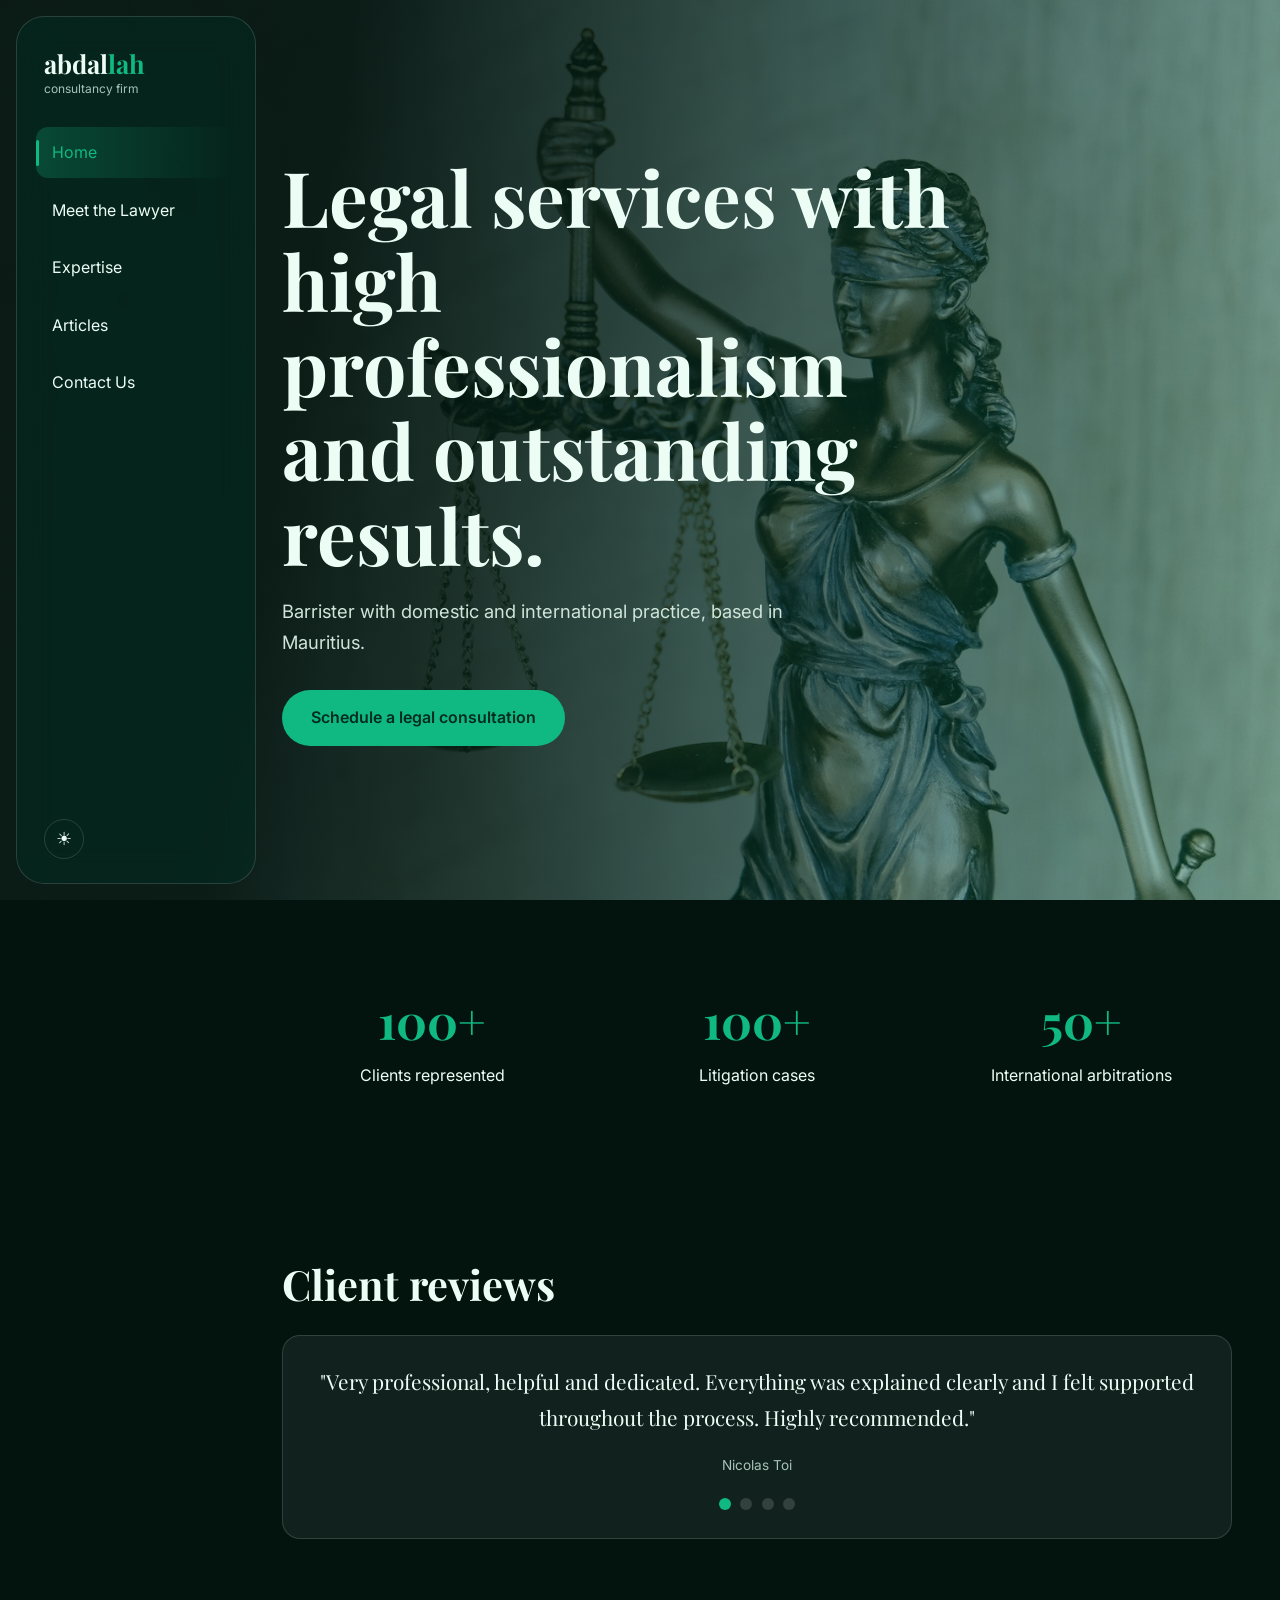
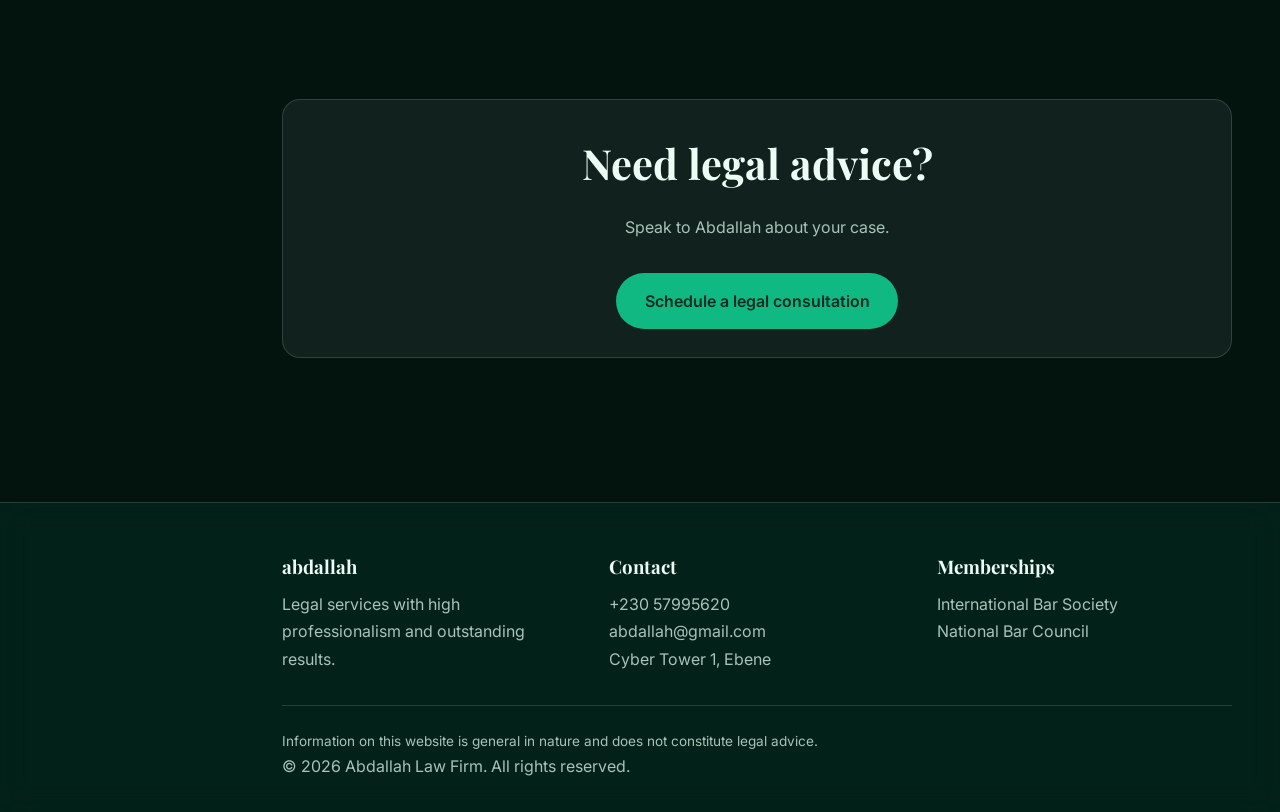
<file: index.html>
<!DOCTYPE html>
<html lang="en">
<head>
  <meta charset="UTF-8">
  <meta name="viewport" content="width=device-width, initial-scale=1">
  <meta name="description" content="abdallah consultancy firm - barrister in Mauritius. Legal services with high professionalism and outstanding results.">
  <title>Home | abdallah</title>
  <script>try{document.documentElement.dataset.theme=localStorage.getItem('theme')||'dark'}catch(e){document.documentElement.dataset.theme='dark'}</script>
  <link rel="preconnect" href="https://fonts.googleapis.com">
  <link href="https://fonts.googleapis.com/css2?family=Inter:wght@400;500;600&family=Playfair+Display:wght@600;700&display=swap" rel="stylesheet">
  <link rel="stylesheet" href="css/base.css">
  <link rel="stylesheet" href="css/navbar.css">
  <link rel="stylesheet" href="css/home.css">
</head>
<body>
  <div class="page-fade"></div>
  <header class="navbar">
    <a href="index.html" class="logo">abdal<span>lah</span><small>consultancy firm</small></a>
    <ul class="nav-links">
      <li><a href="index.html" class="active">Home</a></li>
      <li><a href="meet-the-lawyer.html">Meet the Lawyer</a></li>
      <li><a href="expertise.html">Expertise</a></li>
      <li><a href="articles.html">Articles</a></li>
      <li><a href="contact.html">Contact Us</a></li>
    </ul>
    <button class="theme-btn" aria-label="Switch to light mode">&#9728;</button>
    <button class="menu-btn" aria-label="Toggle menu" aria-expanded="false">&#9776;</button>
  </header>

  <main>
    <section class="hero">
      <img class="hero-img" src="Background.jpg" alt="Gavel and scales of justice on a desk" fetchpriority="high">
      <div class="container">
        <h1>Legal services with high professionalism and outstanding results.</h1>
        <p>Barrister with domestic and international practice, based in Mauritius.</p>
        <a href="contact.html" class="btn">Schedule a legal consultation</a>
      </div>
    </section>

    <section class="section stats">
      <div class="container grid">
        <div class="stat reveal"><strong data-count="200">0</strong>Clients represented</div>
        <div class="stat reveal"><strong data-count="200">0</strong>Litigation cases</div>
        <div class="stat reveal"><strong data-count="100">0</strong>International arbitrations</div>
      </div>
    </section>


    <section class="section">
      <div class="container">
        <h2>Client reviews</h2>
        <div class="glass slider">
          <div class="slides">
          <div class="slide"><p>"Very professional, helpful and dedicated. Everything was explained clearly and I felt supported throughout the process. Highly recommended."</p><span>Nicolas Toi</span></div>
          <div class="slide"><p>"A very kind and understanding lawyer who listens carefully and makes you feel comfortable. I really appreciated the support and guidance provided."</p><span>Monasir Mohangoo</span></div>
          <div class="slide"><p>"Excellent service, very professional and attentive. Took the time to answer my questions and guide me through every step.”</p><span>Natanaela Rasoanaivo</span></div>
          <div class="slide"><p>"It was difficult to get updates and clear answers to my questions. Communication could have been much better"</p><span>Daryl Manna</span></div>
          </div>
          <div class="dots">
            <button class="dot active" aria-label="Review 1"></button>
            <button class="dot" aria-label="Review 2"></button>
            <button class="dot" aria-label="Review 3"></button>
            <button class="dot" aria-label="Review 4"></button>
          </div>
        </div>
      </div>
    </section>


    <section class="section cta">
      <div class="container glass">
        <h2>Need legal advice?</h2>
        <p class="lead" style="margin-inline:auto">Speak to Abdallah about your case.</p>
        <a href="contact.html" class="btn">Schedule a legal consultation</a>
      </div>
    </section>
  </main>

  <footer class="footer">
    <div class="container">
      <div class="footer-grid">
        <div>
          <h3>abdallah</h3>
          <p>Legal services with high professionalism and outstanding results.</p>
        </div>
        <div>
          <h3>Contact</h3>
          <a href="tel:+23057995620">+230 57995620</a>
          <a href="mailto:abdallah@gmail.com">abdallah@gmail.com</a>
          <p>Cyber Tower 1, Ebene</p>
        </div>
        <div>
          <h3>Memberships</h3>
          <p>International Bar Society</p>
          <p>National Bar Council</p>
        </div>
      </div>
      <p class="disclaimer">Information on this website is general in nature and does not constitute legal advice.</p>
      <p>© 2026 Abdallah Law Firm. All rights reserved.</p>
    </div>
    </div>
  </footer>
  <button class="to-top" aria-label="Back to top">&uarr;</button>

  <script src="js/navbar.js"></script>
  <script src="js/common.js"></script>
  <script src="js/home.js"></script>
</body>
</html>
</file>
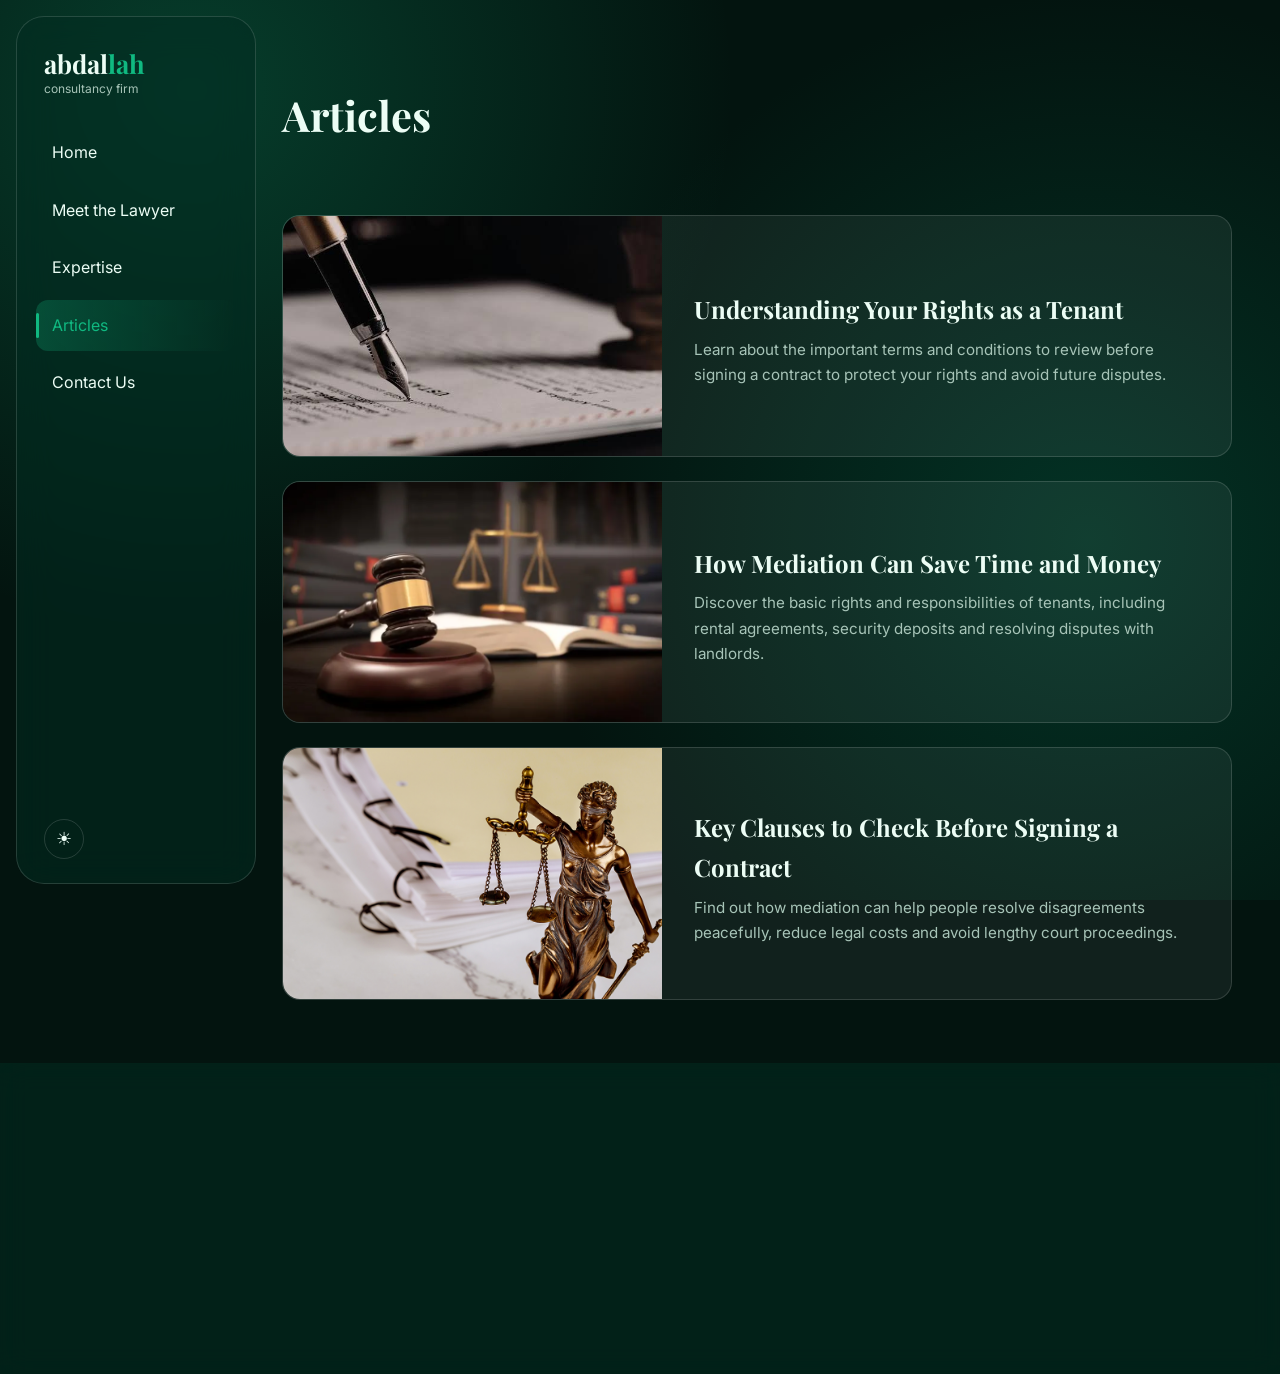
<file: articles.html>
<!DOCTYPE html>
<html lang="en">
<head>
  <meta charset="UTF-8">
  <meta name="viewport" content="width=device-width, initial-scale=1">
  <meta name="description" content="abdallah consultancy firm - barrister in Mauritius. Legal services with high professionalism and outstanding results.">
  <title>Articles | abdallah</title>
  <script>try{document.documentElement.dataset.theme=localStorage.getItem('theme')||'dark'}catch(e){document.documentElement.dataset.theme='dark'}</script>
  <link rel="preconnect" href="https://fonts.googleapis.com">
  <link href="https://fonts.googleapis.com/css2?family=Inter:wght@400;500;600&family=Playfair+Display:wght@600;700&display=swap" rel="stylesheet">
  <link rel="stylesheet" href="css/base.css">
  <link rel="stylesheet" href="css/navbar.css">
  <link rel="stylesheet" href="css/articles.css">
</head>
<body>
  <div class="page-fade"></div>
  <header class="navbar">
    <a href="index.html" class="logo">abdal<span>lah</span><small>consultancy firm</small></a>
    <ul class="nav-links">
      <li><a href="index.html">Home</a></li>
      <li><a href="meet-the-lawyer.html">Meet the Lawyer</a></li>
      <li><a href="expertise.html">Expertise</a></li>
      <li><a href="articles.html" class="active">Articles</a></li>
      <li><a href="contact.html">Contact Us</a></li>
    </ul>
    <button class="theme-btn" aria-label="Switch to light mode">&#9728;</button>
    <button class="menu-btn" aria-label="Toggle menu" aria-expanded="false">&#9776;</button>
  </header>

  <main>
    <section class="page-hero">
      <div class="container">
        <h1>Articles</h1>
      </div>
    </section>

    <section class="container">
      <div class="grid" id="article-list"></div>
    </section>
  </main>

  <footer class="footer">
    <div class="container">
      <div class="footer-grid">
        <div>
          <h3>abdallah</h3>
          <p>Legal services with high professionalism and outstanding results.</p>
        </div>
        <div>
          <h3>Contact</h3>
          <a href="tel:+23057995620">+230 57995620</a>
          <a href="mailto:abdallah@gmail.com">abdallah@gmail.com</a>
          <p>Cyber Tower 1, Ebene</p>
        </div>
        <div>
          <h3>Memberships</h3>
          <p>International Bar Society</p>
          <p>National Bar Council</p>
        </div>
      </div>
      <p class="disclaimer">Information on this website is general in nature and does not constitute legal advice.</p>
      <p>© 2026 Abdallah Law Firm. All rights reserved.</p>
    </div>
  </footer>
  <button class="to-top" aria-label="Back to top">&uarr;</button>

  <script src="js/navbar.js"></script>
  <script src="js/common.js"></script>
  <script src="js/articles.js"></script>
</body>
</html>
</file>
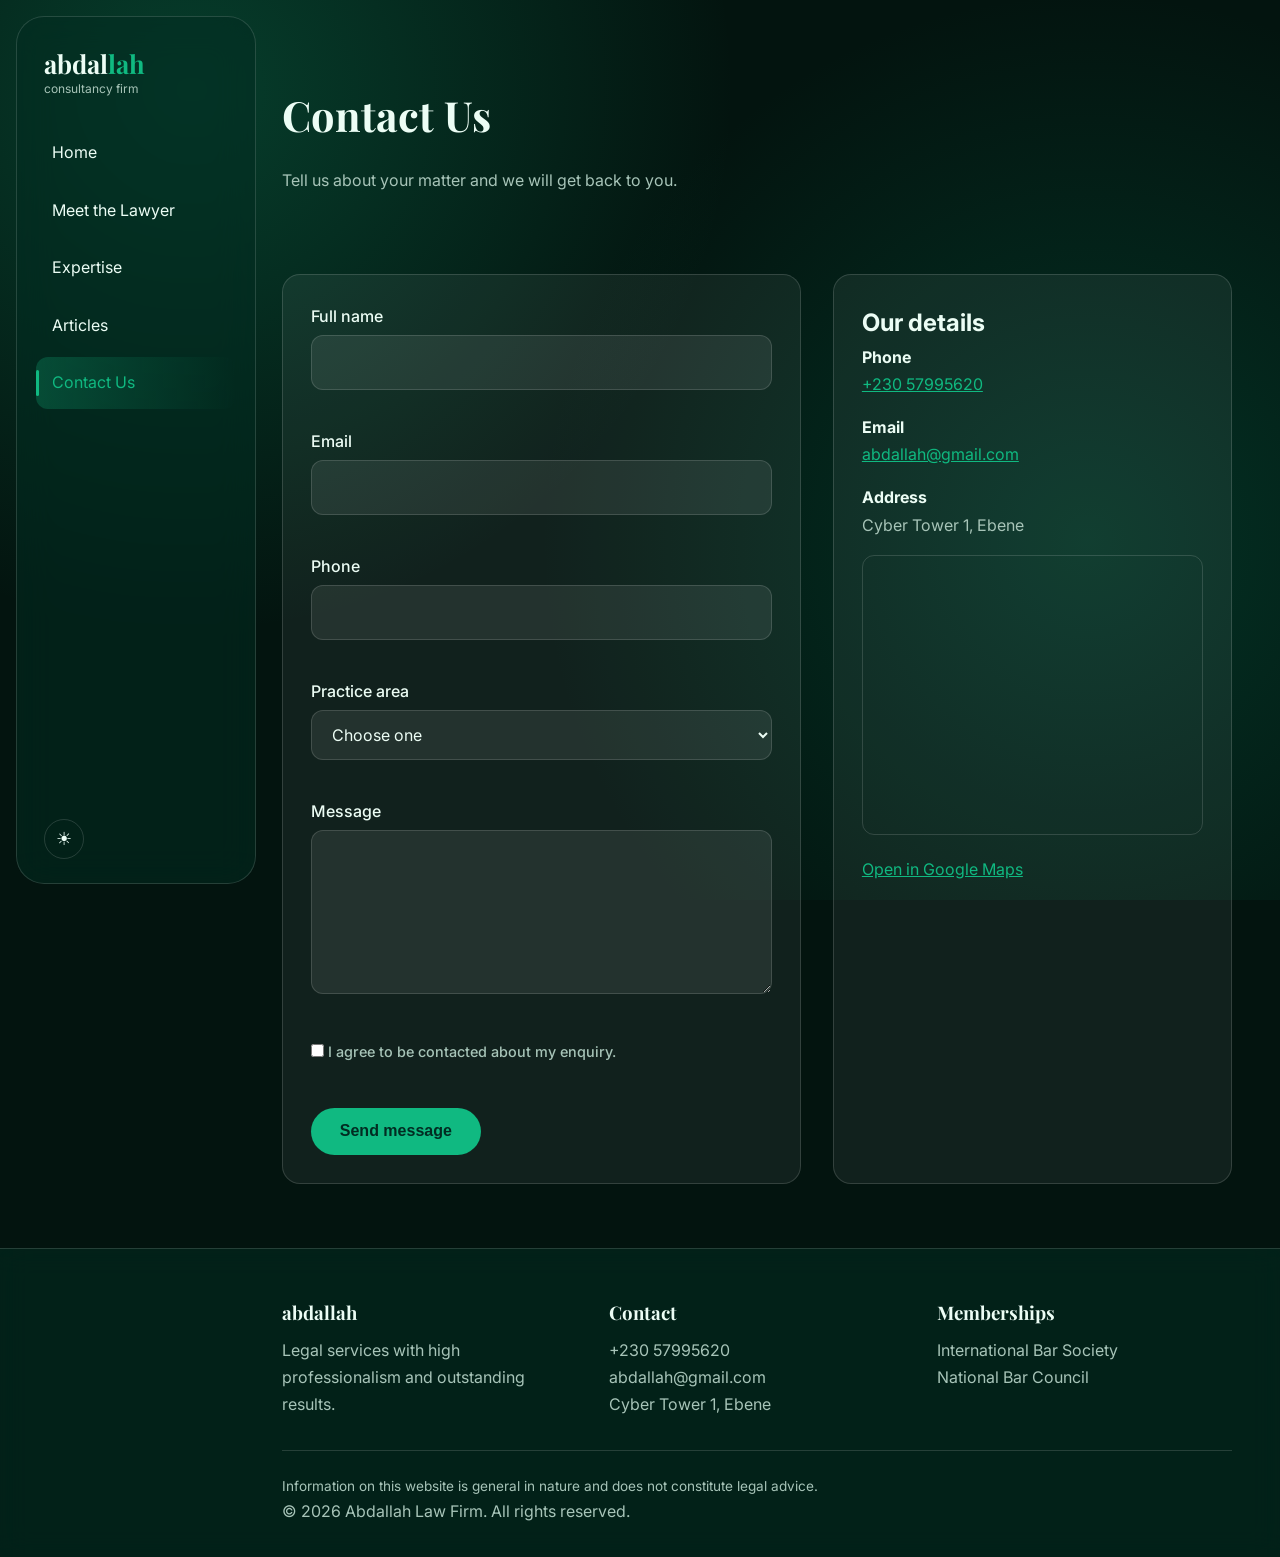
<file: contact.html>
<!DOCTYPE html>
<html lang="en">
<head>
  <meta charset="UTF-8">
  <meta name="viewport" content="width=device-width, initial-scale=1">
  <meta name="description" content="abdallah consultancy firm - barrister in Mauritius. Legal services with high professionalism and outstanding results.">
  <title>Contact Us | abdallah</title>
  <script>try{document.documentElement.dataset.theme=localStorage.getItem('theme')||'dark'}catch(e){document.documentElement.dataset.theme='dark'}</script>
  <link rel="preconnect" href="https://fonts.googleapis.com">
  <link href="https://fonts.googleapis.com/css2?family=Inter:wght@400;500;600&family=Playfair+Display:wght@600;700&display=swap" rel="stylesheet">
  <link rel="stylesheet" href="css/base.css">
  <link rel="stylesheet" href="css/navbar.css">
  <link rel="stylesheet" href="css/contact.css">
</head>
<body>
  <div class="page-fade"></div>
  <header class="navbar">
    <a href="index.html" class="logo">abdal<span>lah</span><small>consultancy firm</small></a>
    <ul class="nav-links">
      <li><a href="index.html">Home</a></li>
      <li><a href="meet-the-lawyer.html">Meet the Lawyer</a></li>
      <li><a href="expertise.html">Expertise</a></li>
      <li><a href="articles.html">Articles</a></li>
      <li><a href="contact.html" class="active">Contact Us</a></li>
    </ul>
    <button class="theme-btn" aria-label="Switch to light mode">&#9728;</button>
    <button class="menu-btn" aria-label="Toggle menu" aria-expanded="false">&#9776;</button>
  </header>

  <main>
    <section class="page-hero">
      <div class="container">
        <h1>Contact Us</h1>
        <p class="lead">Tell us about your matter and we will get back to you.</p>
      </div>
    </section>

    <section class="container contact-grid">
      <form class="glass" id="contact-form" novalidate>
        <div class="field">
          <label for="name">Full name</label>
          <input id="name" type="text" autocomplete="name">
          <span class="error" id="name-error"></span>
        </div>
        <div class="field">
          <label for="email">Email</label>
          <input id="email" type="email" autocomplete="email">
          <span class="error" id="email-error"></span>
        </div>
        <div class="field">
          <label for="phone">Phone</label>
          <input id="phone" type="tel" autocomplete="tel">
          <span class="error" id="phone-error"></span>
        </div>
        <div class="field">
          <label for="area">Practice area</label>
          <select id="area">
            <option value="">Choose one</option>
            <option>Family Law</option>
            <option>Criminal Law</option>
            <option>Labour / Employment Law</option>
            <option>Tenancy and Rental Law</option>
            <option>Commercial Law</option>
            <option>Contractual Disputes</option>
            <option>Litigation and Arbitration</option>
            <option>Mediation</option>
            <option>Contract Drafting</option>
          </select>
          <span class="error" id="area-error"></span>
        </div>
        <div class="field">
          <label for="message">Message</label>
          <textarea id="message" rows="5"></textarea>
          <span class="error" id="message-error"></span>
        </div>
        <div class="field">
          <label class="consent"><input id="consent" type="checkbox" style="width:auto"> I agree to be contacted about my enquiry.</label>
          <span class="error" id="consent-error"></span>
        </div>
        <button class="btn" type="submit">Send message</button>
        <p class="success" id="success" role="status">Thank you. Your message has been received and we will reply soon.</p>
      </form>

      <div class="glass info">
        <h2>Our details</h2>
        <p><strong>Phone</strong><a href="tel:+23057995620">+230 57995620</a></p>
        <p><strong>Email</strong><a href="mailto:abdallah@gmail.com">abdallah@gmail.com</a></p>
        <p><strong>Address</strong>Cyber Tower 1, Ebene</p>
        <iframe class="map" title="Map showing Cyber Tower 1, Ebene" loading="lazy" src="https://maps.google.com/maps?q=-20.2452272,57.4918101&amp;z=16&amp;output=embed"></iframe>
        <p class="map-link"><a href="https://maps.app.goo.gl/ELb8BLtv3q2mEghY8" target="_blank" rel="noopener">Open in Google Maps</a></p>
      </div>
    </section>

  </main>

  <footer class="footer">
    <div class="container">
      <div class="footer-grid">
        <div>
          <h3>abdallah</h3>
          <p>Legal services with high professionalism and outstanding results.</p>
        </div>
        <div>
          <h3>Contact</h3>
          <a href="tel:+23057995620">+230 57995620</a>
          <a href="mailto:abdallah@gmail.com">abdallah@gmail.com</a>
          <p>Cyber Tower 1, Ebene</p>
        </div>
        <div>
          <h3>Memberships</h3>
          <p>International Bar Society</p>
          <p>National Bar Council</p>
        </div>
      </div>
      <p class="disclaimer">Information on this website is general in nature and does not constitute legal advice.</p>
      <p>© 2026 Abdallah Law Firm. All rights reserved.</p>
    </div>
  </footer>
  <button class="to-top" aria-label="Back to top">&uarr;</button>

  <script src="js/navbar.js"></script>
  <script src="js/common.js"></script>
  <script src="js/contact.js"></script>
</body>
</html>
</file>
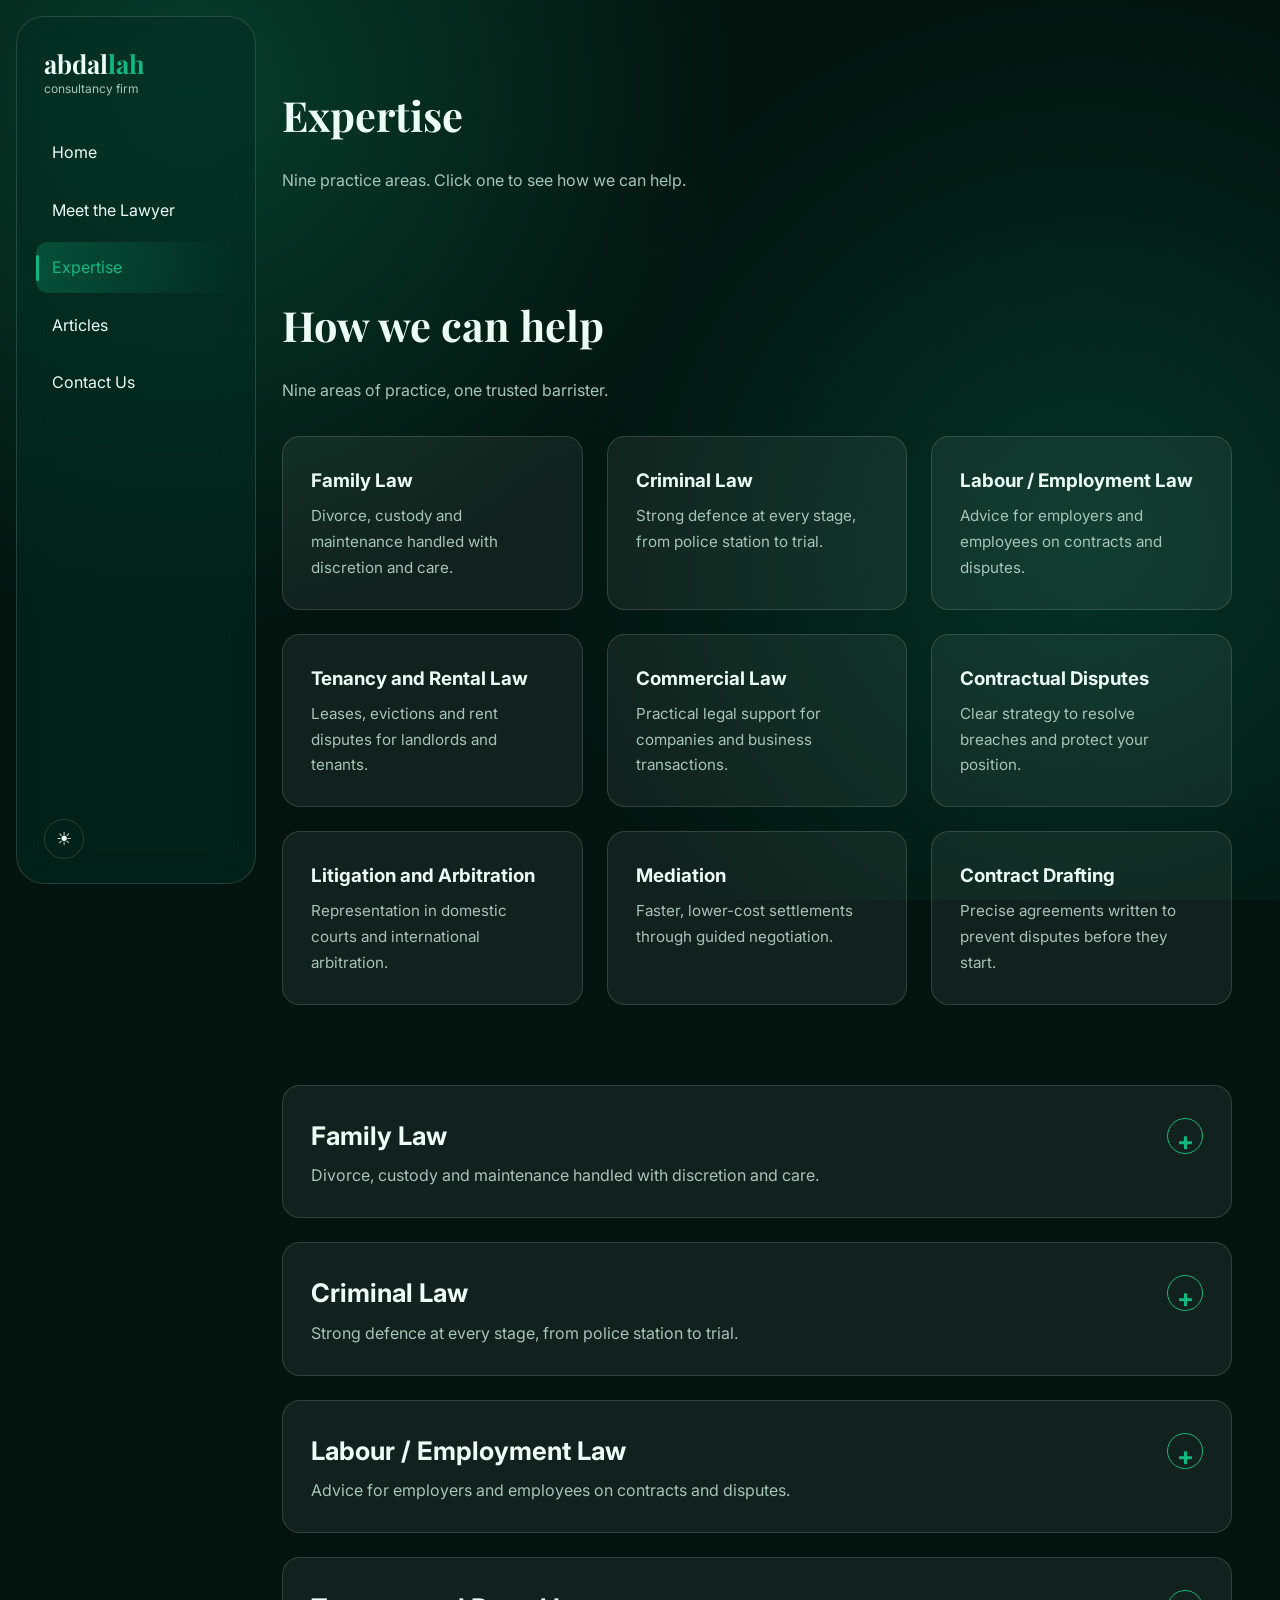
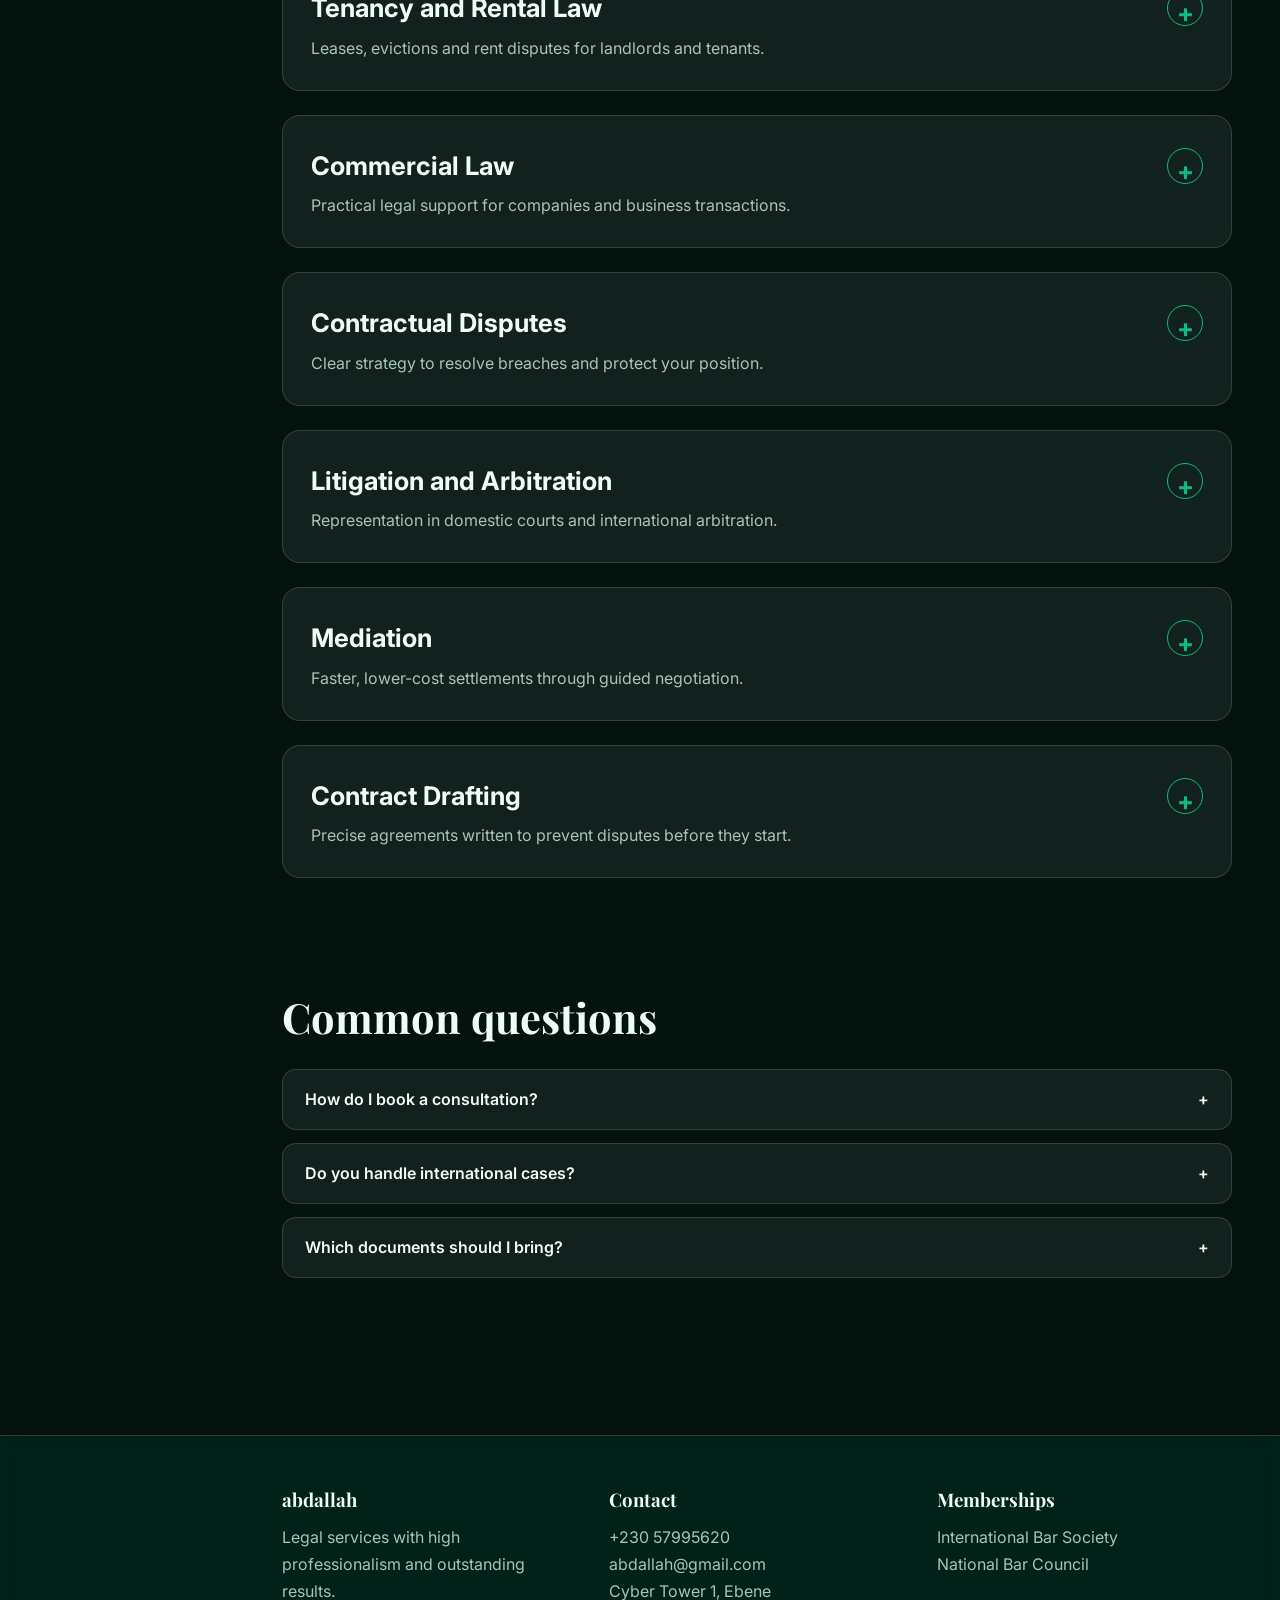
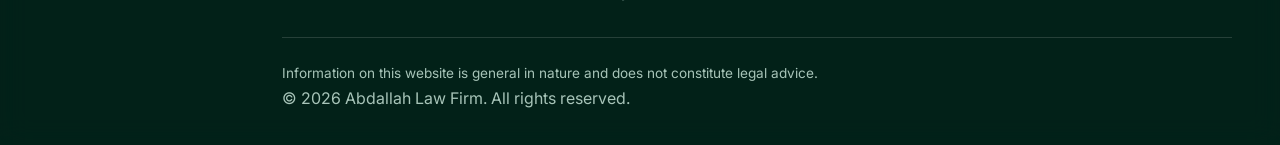
<file: expertise.html>
<!DOCTYPE html>
<html lang="en">
<head>
  <meta charset="UTF-8">
  <meta name="viewport" content="width=device-width, initial-scale=1">
  <meta name="description" content="abdallah consultancy firm - barrister in Mauritius. Legal services with high professionalism and outstanding results.">
  <title>Expertise | abdallah</title>
  <script>try{document.documentElement.dataset.theme=localStorage.getItem('theme')||'dark'}catch(e){document.documentElement.dataset.theme='dark'}</script>
  <link rel="preconnect" href="https://fonts.googleapis.com">
  <link href="https://fonts.googleapis.com/css2?family=Inter:wght@400;500;600&family=Playfair+Display:wght@600;700&display=swap" rel="stylesheet">
  <link rel="stylesheet" href="css/base.css">
  <link rel="stylesheet" href="css/navbar.css">
  <link rel="stylesheet" href="css/expertise.css">
</head>
<body>
  <div class="page-fade"></div>
  <header class="navbar">
    <a href="index.html" class="logo">abdal<span>lah</span><small>consultancy firm</small></a>
    <ul class="nav-links">
      <li><a href="index.html">Home</a></li>
      <li><a href="meet-the-lawyer.html">Meet the Lawyer</a></li>
      <li><a href="expertise.html" class="active">Expertise</a></li>
      <li><a href="articles.html">Articles</a></li>
      <li><a href="contact.html">Contact Us</a></li>
    </ul>
    <button class="theme-btn" aria-label="Switch to light mode">&#9728;</button>
    <button class="menu-btn" aria-label="Toggle menu" aria-expanded="false">&#9776;</button>
  </header>

  <main>
    <section class="page-hero">
      <div class="container">
        <h1>Expertise</h1>
        <p class="lead">Nine practice areas. Click one to see how we can help.</p>
      </div>
    </section>

    <section class="section" style="padding-top:1rem">
      <div class="container">
        <h2>How we can help</h2>
        <p class="lead">Nine areas of practice, one trusted barrister.</p>
        <div class="grid">
          <a class="glass service reveal" href="#family-law">
            <h3>Family Law</h3>
            <p>Divorce, custody and maintenance handled with discretion and care.</p>
          </a>
          <a class="glass service reveal" href="#criminal-law">
            <h3>Criminal Law</h3>
            <p>Strong defence at every stage, from police station to trial.</p>
          </a>
          <a class="glass service reveal" href="#labour-employment-law">
            <h3>Labour / Employment Law</h3>
            <p>Advice for employers and employees on contracts and disputes.</p>
          </a>
          <a class="glass service reveal" href="#tenancy-and-rental-law">
            <h3>Tenancy and Rental Law</h3>
            <p>Leases, evictions and rent disputes for landlords and tenants.</p>
          </a>
          <a class="glass service reveal" href="#commercial-law">
            <h3>Commercial Law</h3>
            <p>Practical legal support for companies and business transactions.</p>
          </a>
          <a class="glass service reveal" href="#contractual-disputes">
            <h3>Contractual Disputes</h3>
            <p>Clear strategy to resolve breaches and protect your position.</p>
          </a>
          <a class="glass service reveal" href="#litigation-and-arbitration">
            <h3>Litigation and Arbitration</h3>
            <p>Representation in domestic courts and international arbitration.</p>
          </a>
          <a class="glass service reveal" href="#mediation">
            <h3>Mediation</h3>
            <p>Faster, lower-cost settlements through guided negotiation.</p>
          </a>
          <a class="glass service reveal" href="#contract-drafting">
            <h3>Contract Drafting</h3>
            <p>Precise agreements written to prevent disputes before they start.</p>
          </a>
        </div>
      </div>
    </section>

    <div class="container">
      <section class="glass area reveal" id="family-law">
        <h2>
          <button class="area-head" aria-expanded="false" aria-controls="family-law-body">Family Law<span class="icon" aria-hidden="true">+</span></button>
        </h2>
        <p>Divorce, custody and maintenance handled with discretion and care.</p>
        <div class="area-body" id="family-law-body">
          <div class="area-inner">
            <ul>
              <li>Divorce and separation</li>
              <li>Child custody and maintenance</li>
              <li>Property and asset division</li>
            </ul>
            <a class="btn" href="contact.html">Book a consultation</a>
          </div>
        </div>
      </section>
      <section class="glass area reveal" id="criminal-law">
        <h2>
          <button class="area-head" aria-expanded="false" aria-controls="criminal-law-body">Criminal Law<span class="icon" aria-hidden="true">+</span></button>
        </h2>
        <p>Strong defence at every stage, from police station to trial.</p>
        <div class="area-body" id="criminal-law-body">
          <div class="area-inner">
            <ul>
              <li>Bail applications</li>
              <li>Defence at trial and on appeal</li>
              <li>Advice during police questioning</li>
            </ul>
            <a class="btn" href="contact.html">Book a consultation</a>
          </div>
        </div>
      </section>
      <section class="glass area reveal" id="labour-employment-law">
        <h2>
          <button class="area-head" aria-expanded="false" aria-controls="labour-employment-law-body">Labour / Employment Law<span class="icon" aria-hidden="true">+</span></button>
        </h2>
        <p>Advice for employers and employees on contracts and disputes.</p>
        <div class="area-body" id="labour-employment-law-body">
          <div class="area-inner">
            <ul>
              <li>Wrongful dismissal claims</li>
              <li>Employment contracts</li>
              <li>Redundancy and workplace disputes</li>
            </ul>
            <a class="btn" href="contact.html">Book a consultation</a>
          </div>
        </div>
      </section>
      <section class="glass area reveal" id="tenancy-and-rental-law">
        <h2>
          <button class="area-head" aria-expanded="false" aria-controls="tenancy-and-rental-law-body">Tenancy and Rental Law<span class="icon" aria-hidden="true">+</span></button>
        </h2>
        <p>Leases, evictions and rent disputes for landlords and tenants.</p>
        <div class="area-body" id="tenancy-and-rental-law-body">
          <div class="area-inner">
            <ul>
              <li>Lease review and drafting</li>
              <li>Eviction and recovery of rent</li>
              <li>Deposit and repair disputes</li>
            </ul>
            <a class="btn" href="contact.html">Book a consultation</a>
          </div>
        </div>
      </section>
      <section class="glass area reveal" id="commercial-law">
        <h2>
          <button class="area-head" aria-expanded="false" aria-controls="commercial-law-body">Commercial Law<span class="icon" aria-hidden="true">+</span></button>
        </h2>
        <p>Practical legal support for companies and business transactions.</p>
        <div class="area-body" id="commercial-law-body">
          <div class="area-inner">
            <ul>
              <li>Company set-up and advice</li>
              <li>Business agreements</li>
              <li>Debt recovery</li>
            </ul>
            <a class="btn" href="contact.html">Book a consultation</a>
          </div>
        </div>
      </section>
      <section class="glass area reveal" id="contractual-disputes">
        <h2>
          <button class="area-head" aria-expanded="false" aria-controls="contractual-disputes-body">Contractual Disputes<span class="icon" aria-hidden="true">+</span></button>
        </h2>
        <p>Clear strategy to resolve breaches and protect your position.</p>
        <div class="area-body" id="contractual-disputes-body">
          <div class="area-inner">
            <ul>
              <li>Breach of contract claims</li>
              <li>Damages and remedies</li>
              <li>Settlement negotiation</li>
            </ul>
            <a class="btn" href="contact.html">Book a consultation</a>
          </div>
        </div>
      </section>
      <section class="glass area reveal" id="litigation-and-arbitration">
        <h2>
          <button class="area-head" aria-expanded="false" aria-controls="litigation-and-arbitration-body">Litigation and Arbitration<span class="icon" aria-hidden="true">+</span></button>
        </h2>
        <p>Representation in domestic courts and international arbitration.</p>
        <div class="area-body" id="litigation-and-arbitration-body">
          <div class="area-inner">
            <ul>
              <li>Civil litigation in all courts</li>
              <li>International arbitration</li>
              <li>Enforcing judgments and awards</li>
            </ul>
            <a class="btn" href="contact.html">Book a consultation</a>
          </div>
        </div>
      </section>
      <section class="glass area reveal" id="mediation">
        <h2>
          <button class="area-head" aria-expanded="false" aria-controls="mediation-body">Mediation<span class="icon" aria-hidden="true">+</span></button>
        </h2>
        <p>Faster, lower-cost settlements through guided negotiation.</p>
        <div class="area-body" id="mediation-body">
          <div class="area-inner">
            <ul>
              <li>Family and commercial mediation</li>
              <li>Confidential settlement talks</li>
              <li>Drafting mediation agreements</li>
            </ul>
            <a class="btn" href="contact.html">Book a consultation</a>
          </div>
        </div>
      </section>
      <section class="glass area reveal" id="contract-drafting">
        <h2>
          <button class="area-head" aria-expanded="false" aria-controls="contract-drafting-body">Contract Drafting<span class="icon" aria-hidden="true">+</span></button>
        </h2>
        <p>Precise agreements written to prevent disputes before they start.</p>
        <div class="area-body" id="contract-drafting-body">
          <div class="area-inner">
            <ul>
              <li>Service and supply agreements</li>
              <li>Employment and lease contracts</li>
              <li>Review before you sign</li>
            </ul>
            <a class="btn" href="contact.html">Book a consultation</a>
          </div>
        </div>
      </section>
    </div>

    <section class="section">
      <div class="container">
        <h2>Common questions</h2>
        <div class="faq-item">
          <button class="faq-question" aria-expanded="false">How do I book a consultation? <span>+</span></button>
          <div class="faq-answer">Use the contact page to send your details. We will reply to arrange a time.</div>
        </div>
        <div class="faq-item">
          <button class="faq-question" aria-expanded="false">Do you handle international cases? <span>+</span></button>
          <div class="faq-answer">Yes. Abdallah has handled 100+ international arbitrations.</div>
        </div>
        <div class="faq-item">
          <button class="faq-question" aria-expanded="false">Which documents should I bring? <span>+</span></button>
          <div class="faq-answer">Bring any contracts, letters or court papers related to your matter.</div>
        </div>
      </div>
    </section>
  </main>

  <footer class="footer">
    <div class="container">
      <div class="footer-grid">
        <div>
          <h3>abdallah</h3>
          <p>Legal services with high professionalism and outstanding results.</p>
        </div>
        <div>
          <h3>Contact</h3>
          <a href="tel:+23057995620">+230 57995620</a>
          <a href="mailto:abdallah@gmail.com">abdallah@gmail.com</a>
          <p>Cyber Tower 1, Ebene</p>
        </div>
        <div>
          <h3>Memberships</h3>
          <p>International Bar Society</p>
          <p>National Bar Council</p>
        </div>
      </div>
      <p class="disclaimer">Information on this website is general in nature and does not constitute legal advice.</p>
      <p>© 2026 Abdallah Law Firm. All rights reserved.</p>
    </div>
  </footer>
  <button class="to-top" aria-label="Back to top">&uarr;</button>

  <script src="js/navbar.js"></script>
  <script src="js/common.js"></script>
  <script src="js/expertise.js"></script>
</body>
</html>
</file>
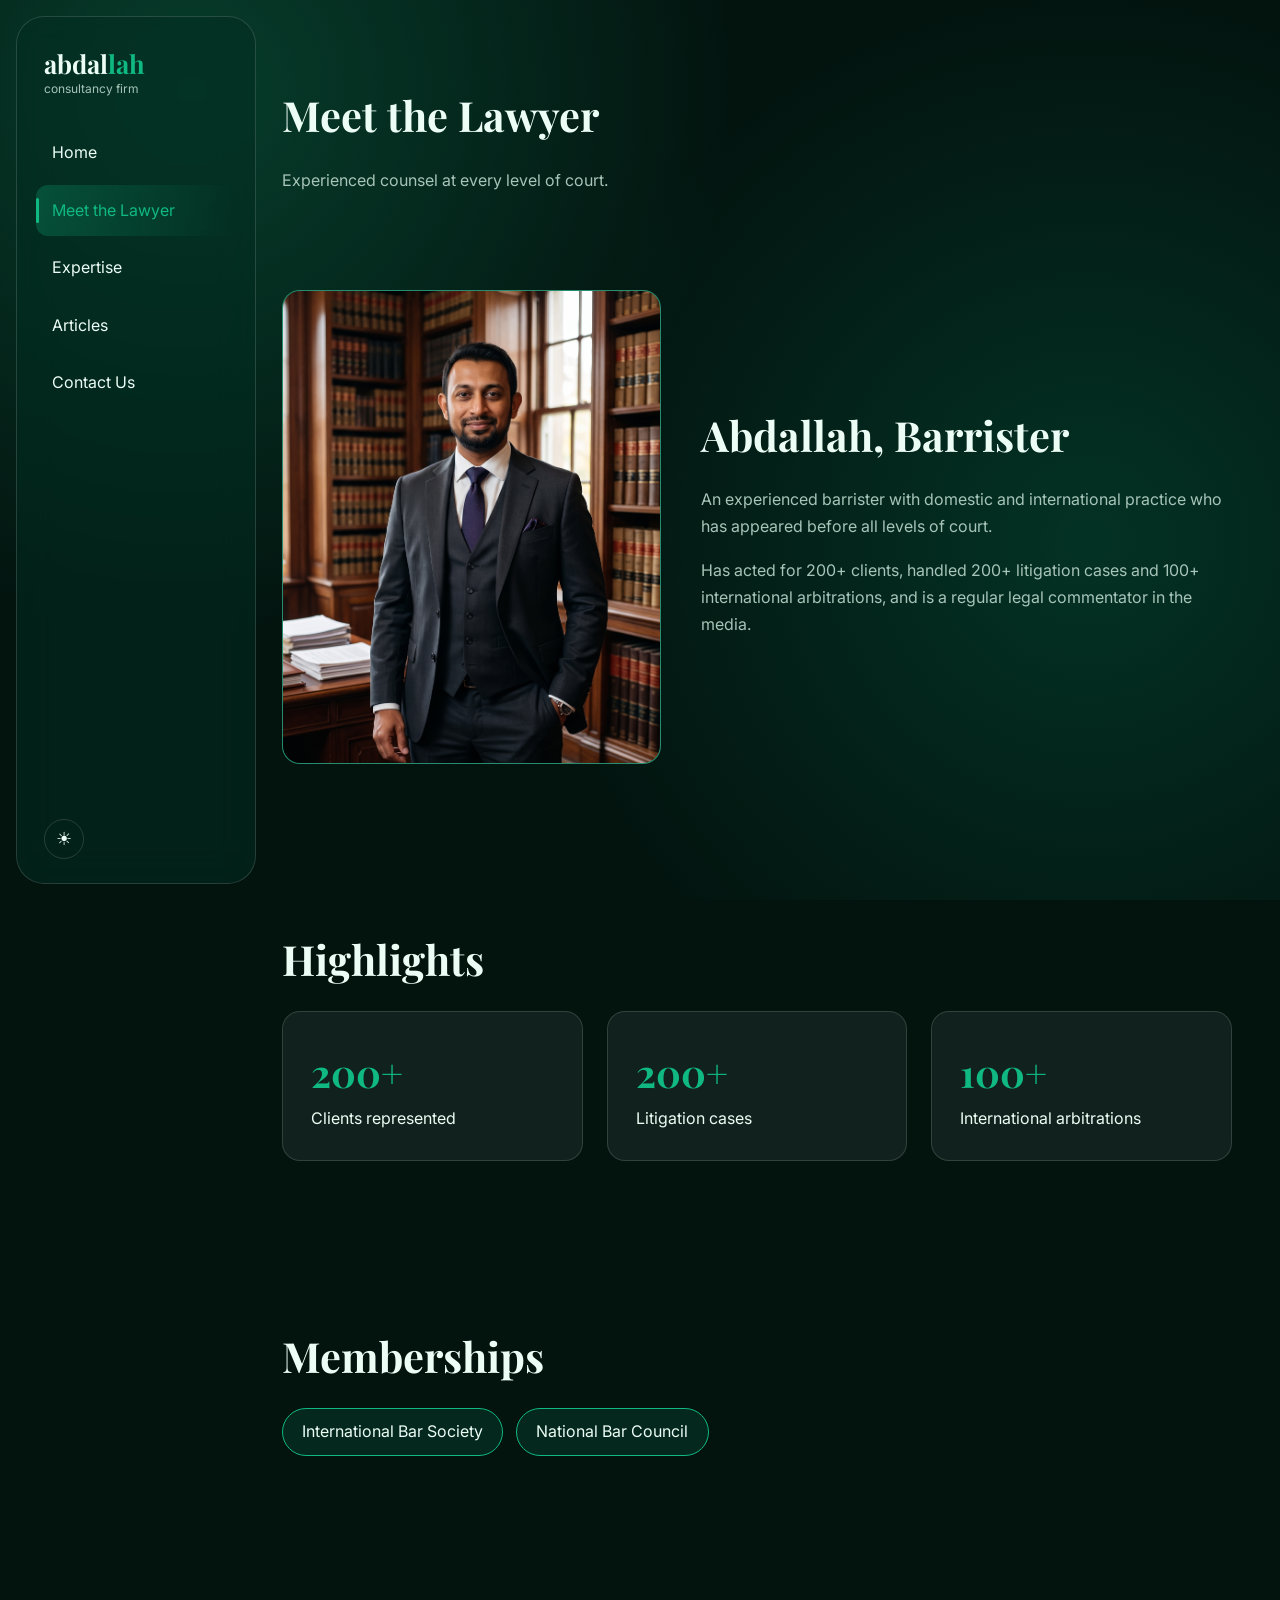
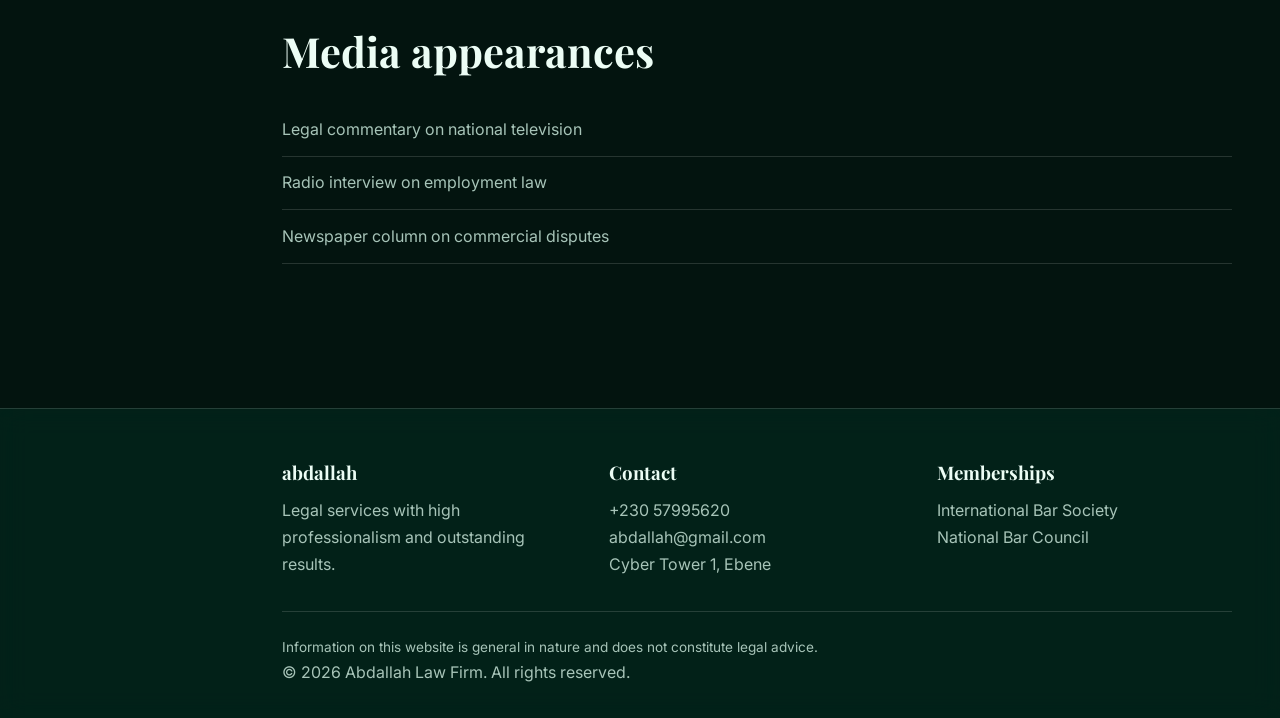
<file: meet-the-lawyer.html>
<!DOCTYPE html>
<html lang="en">
<head>
  <meta charset="UTF-8">
  <meta name="viewport" content="width=device-width, initial-scale=1">
  <meta name="description" content="abdallah consultancy firm - barrister in Mauritius. Legal services with high professionalism and outstanding results.">
  <title>Meet the Lawyer | abdallah</title>
  <script>try{document.documentElement.dataset.theme=localStorage.getItem('theme')||'dark'}catch(e){document.documentElement.dataset.theme='dark'}</script>
  <link rel="preconnect" href="https://fonts.googleapis.com">
  <link href="https://fonts.googleapis.com/css2?family=Inter:wght@400;500;600&family=Playfair+Display:wght@600;700&display=swap" rel="stylesheet">
  <link rel="stylesheet" href="css/base.css">
  <link rel="stylesheet" href="css/navbar.css">
  <link rel="stylesheet" href="css/lawyer.css">
</head>
<body>
  <div class="page-fade"></div>
  <header class="navbar">
    <a href="index.html" class="logo">abdal<span>lah</span><small>consultancy firm</small></a>
    <ul class="nav-links">
      <li><a href="index.html">Home</a></li>
      <li><a href="meet-the-lawyer.html" class="active">Meet the Lawyer</a></li>
      <li><a href="expertise.html">Expertise</a></li>
      <li><a href="articles.html">Articles</a></li>
      <li><a href="contact.html">Contact Us</a></li>
    </ul>
    <button class="theme-btn" aria-label="Switch to light mode">&#9728;</button>
    <button class="menu-btn" aria-label="Toggle menu" aria-expanded="false">&#9776;</button>
  </header>

  <main>
    <section class="page-hero">
      <div class="container">
        <h1>Meet the Lawyer</h1>
        <p class="lead">Experienced counsel at every level of court.</p>
      </div>
    </section>

    <section class="section" style="padding-top:1rem">
      <div class="container bio">
        <img src="Abdullahpic.jpg" alt="Portrait of Abdallah, Barrister" loading="lazy">
        <div>
          <h2>Abdallah, Barrister</h2>
          <p>An experienced barrister with domestic and international practice who has appeared before all levels of court.</p>
          <p>Has acted for 200+ clients, handled 200+ litigation cases and 100+ international arbitrations, and is a regular legal commentator in the media.</p>
        </div>
      </div>
    </section>

    <section class="section">
      <div class="container">
        <h2>Highlights</h2>
        <div class="grid">
          <div class="glass highlight reveal"><strong>200+</strong>Clients represented</div>
          <div class="glass highlight reveal"><strong>200+</strong>Litigation cases</div>
          <div class="glass highlight reveal"><strong>100+</strong>International arbitrations</div>
        </div>
      </div>
    </section>

    <section class="section">
      <div class="container">
        <h2>Memberships</h2>
        <ul class="tags">
          <li>International Bar Society</li>
          <li>National Bar Council</li>
        </ul>
      </div>
    </section>

    <section class="section">
      <div class="container">
        <h2>Media appearances</h2>
        <ul class="media-list">
          <li>Legal commentary on national television</li>
          <li>Radio interview on employment law</li>
          <li>Newspaper column on commercial disputes</li>
        </ul>
      </div>
    </section>
  </main>

  <footer class="footer">
    <div class="container">
      <div class="footer-grid">
        <div>
          <h3>abdallah</h3>
          <p>Legal services with high professionalism and outstanding results.</p>
        </div>
        <div>
          <h3>Contact</h3>
          <a href="tel:+23057995620">+230 57995620</a>
          <a href="mailto:abdallah@gmail.com">abdallah@gmail.com</a>
          <p>Cyber Tower 1, Ebene</p>
        </div>
        <div>
          <h3>Memberships</h3>
          <p>International Bar Society</p>
          <p>National Bar Council</p>
        </div>
      </div>
      <p class="disclaimer">Information on this website is general in nature and does not constitute legal advice.</p>
      <p>© 2026 Abdallah Law Firm. All rights reserved.</p>
    </div>
  </footer>
  <button class="to-top" aria-label="Back to top">&uarr;</button>

  <script src="js/navbar.js"></script>
  <script src="js/common.js"></script>
</body>
</html>
</file>
<file: css/base.css>
/*Variables*/
:root {
  --emerald: #10b981;
  --emerald-dark: #047857;
  --deep: #022c22;
  --bg: #03140f;
  --text: #ecfdf5;
  --muted: #a7c4b8;
  --glass: rgba(255, 255, 255, 0.06);
  --glass-border: rgba(255, 255, 255, 0.14);
  --nav-bg: rgba(2, 44, 34, 0.55);
  --nav-bg-solid: rgba(2, 44, 34, 0.92);
  --field-bg: rgba(255, 255, 255, 0.08);
  --error: #fca5a5;
  --btn-text: #022c22;
  --blob1: rgba(16, 185, 129, 0.25);
  --blob2: rgba(4, 120, 87, 0.3);
  --font-head: 'Playfair Display', Georgia, serif;
  --font-body: 'Inter', system-ui, sans-serif;
}

/*Light theme*/
:root[data-theme='light'] {
  --emerald: #047857;
  --emerald-dark: #065f46;
  --bg: #f0fdf4;
  --text: #022c22;
  --muted: #3f5f53;
  --glass: rgba(255, 255, 255, 0.55);
  --glass-border: rgba(4, 120, 87, 0.22);
  --nav-bg: rgba(255, 255, 255, 0.75);
  --nav-bg-solid: rgba(255, 255, 255, 0.95);
  --field-bg: rgba(255, 255, 255, 0.85);
  --error: #b91c1c;
  --btn-text: #ffffff;
  --blob1: rgba(16, 185, 129, 0.3);
  --blob2: rgba(110, 231, 183, 0.45);
}

/*Reset*/
*,
*::before,
*::after {
  box-sizing: border-box;
  margin: 0;
  padding: 0;
}

html {
  scroll-behavior: smooth;
}

body {
  font-family: var(--font-body);
  color: var(--text);
  line-height: 1.7;
  background-color: var(--bg);
  background-image:
    radial-gradient(circle at 15% 10%, var(--blob1), transparent 40%),
    radial-gradient(circle at 85% 60%, var(--blob2), transparent 45%);
  background-attachment: fixed;
  transition: background-color 0.4s, color 0.4s;
}

img {
  max-width: 100%;
  display: block;
}

a {
  color: var(--emerald);
}

:focus-visible {
  outline: 3px solid var(--emerald);
  outline-offset: 3px;
}

/*Layout*/
.container {
  width: min(1100px, 92%);
  margin: 0 auto;
}

.section {
  padding: 5rem 0;
}

.section h2,
.page-hero h1 {
  font-family: var(--font-head);
  font-size: clamp(1.8rem, 4vw, 2.6rem);
  margin-bottom: 1rem;
}

.lead {
  color: var(--muted);
  max-width: 60ch;
  margin-bottom: 2rem;
}

.grid {
  display: grid;
  gap: 1.5rem;
  grid-template-columns: repeat(auto-fit, minmax(260px, 1fr));
}

.page-hero {
  padding: 10rem 0 3rem;
}

@media (min-width: 900px) {
  .container {
    width: min(1100px, calc(100% - 330px));
    margin: 0 48px 0 auto;
  }

  .page-hero {
    padding-top: 5rem;
  }
}

/*Glass card + button*/
.glass {
  background: var(--glass);
  border: 1px solid var(--glass-border);
  border-radius: 18px;
  padding: 1.75rem;
  backdrop-filter: blur(14px);
  -webkit-backdrop-filter: blur(14px);
  transition: transform 0.3s, border-color 0.3s;
}

.glass:hover {
  transform: translateY(-4px);
  border-color: var(--emerald);
}

.btn {
  display: inline-block;
  padding: 0.9rem 1.8rem;
  border: 0;
  border-radius: 50px;
  background: var(--emerald);
  color: var(--btn-text);
  font-weight: 600;
  font-size: 1rem;
  text-decoration: none;
  cursor: pointer;
  transition: transform 0.3s, box-shadow 0.3s;
}

.btn:hover {
  transform: translateY(-2px);
  box-shadow: 0 8px 24px rgba(16, 185, 129, 0.45);
}

/*Scroll reveal*/
.reveal {
  opacity: 0;
  transform: translateY(30px);
  transition: opacity 0.7s, transform 0.7s;
}

.reveal.visible {
  opacity: 1;
  transform: none;
}

/*Page transition*/
main {
  animation: pageIn 0.7s ease both;
}

@keyframes pageIn {
  from {
    opacity: 0;
    transform: translateY(14px);
  }
  to {
    opacity: 1;
    transform: none;
  }
}

/* Emerald curtain: lifts away on load, drops down when leaving */
.page-fade {
  position: fixed;
  inset: 0;
  z-index: 300;
  background: var(--emerald);
  pointer-events: none;
  transform: translateY(-100%);
  animation: curtainUp 0.7s ease;
}

.page-fade.leaving {
  pointer-events: auto;
  animation: curtainDown 0.45s ease forwards;
}

@keyframes curtainUp {
  from { transform: none; }
  to { transform: translateY(-100%); }
}

@keyframes curtainDown {
  from { transform: translateY(100%); }
  to { transform: none; }
}

/*Map*/
.map {
  width: 100%;
  height: 380px;
  border: 1px solid var(--glass-border);
  border-radius: 18px;
}

/*Footer*/
.footer {
  margin-top: 4rem;
  padding: 3rem 0 2rem;
  background: var(--nav-bg);
  backdrop-filter: blur(14px);
  -webkit-backdrop-filter: blur(14px);
  border-top: 1px solid var(--glass-border);
}

.footer-grid {
  display: grid;
  gap: 2rem;
  grid-template-columns: repeat(auto-fit, minmax(220px, 1fr));
}

.footer h3 {
  font-family: var(--font-head);
  margin-bottom: 0.5rem;
}

.footer p,
.footer a {
  color: var(--muted);
  display: block;
  text-decoration: none;
}

.footer a:hover {
  color: var(--emerald);
}

.disclaimer {
  margin-top: 2rem;
  padding-top: 1.5rem;
  border-top: 1px solid var(--glass-border);
  font-size: 0.85rem;
  color: var(--muted);
}

/*Back to top*/
.to-top {
  position: fixed;
  right: 1.2rem;
  bottom: 1.2rem;
  width: 46px;
  height: 46px;
  border: 0;
  border-radius: 50%;
  background: var(--emerald);
  color: var(--btn-text);
  font-size: 1.3rem;
  cursor: pointer;
  opacity: 0;
  pointer-events: none;
  transition: opacity 0.3s;
}

.to-top.show {
  opacity: 1;
  pointer-events: auto;
}

@media (prefers-reduced-motion: reduce) {
  * {
    transition: none !important;
    animation: none !important;
    scroll-behavior: auto !important;
  }
  .reveal {
    opacity: 1;
    transform: none;
  }
}
</file>
<file: css/navbar.css>
/*Floating navbar: top bar on mobile*/
.navbar {
  position: fixed;
  top: 16px;
  left: 16px;
  right: 16px;
  z-index: 100;
  display: flex;
  align-items: center;
  gap: 1rem;
  padding: 0.7rem 1.2rem;
  background: var(--nav-bg);
  border: 1px solid var(--glass-border);
  border-radius: 50px;
  backdrop-filter: blur(18px);
  -webkit-backdrop-filter: blur(18px);
  animation: navDrop 0.8s cubic-bezier(0.2, 0.8, 0.2, 1) both;
}

.navbar.scrolled {
  background: var(--nav-bg-solid);
}

@keyframes navDrop {
  from {
    opacity: 0;
    transform: translateY(-40px);
  }
  to {
    opacity: 1;
    transform: none;
  }
}

@keyframes navSlide {
  from {
    opacity: 0;
    transform: translateX(-120%);
  }
  to {
    opacity: 1;
    transform: none;
  }
}

/*Logo*/
.logo {
  font-family: var(--font-head);
  font-size: 1.6rem;
  font-weight: 700;
  line-height: 1.1;
  color: var(--text);
  text-decoration: none;
  white-space: nowrap;
}

.logo span {
  color: var(--emerald);
}

.logo small {
  font-family: var(--font-body);
  font-size: 0.65rem;
  font-weight: 400;
  color: var(--muted);
  margin-left: 0.4rem;
}

/*Links*/
.nav-links {
  list-style: none;
  display: none;
}

.nav-links li {
  animation: linkIn 0.6s cubic-bezier(0.2, 0.8, 0.2, 1) both;
}

.nav-links li:nth-child(1) { animation-delay: 0.4s; }
.nav-links li:nth-child(2) { animation-delay: 0.5s; }
.nav-links li:nth-child(3) { animation-delay: 0.6s; }
.nav-links li:nth-child(4) { animation-delay: 0.7s; }
.nav-links li:nth-child(5) { animation-delay: 0.8s; }

@keyframes linkIn {
  from {
    opacity: 0;
    transform: translateX(-24px);
  }
  to {
    opacity: 1;
    transform: none;
  }
}

.nav-links a {
  position: relative;
  display: block;
  padding: 0.75rem 1rem;
  border-radius: 12px;
  overflow: hidden;
  z-index: 0;
  color: var(--text);
  text-decoration: none;
  transition: color 0.3s, transform 0.3s;
}

/* Emerald fill that sweeps in from the left */
.nav-links a::before {
  content: '';
  position: absolute;
  inset: 0;
  z-index: -1;
  background: linear-gradient(90deg, var(--emerald), transparent);
  opacity: 0.25;
  transform: scaleX(0);
  transform-origin: left;
  transition: transform 0.45s cubic-bezier(0.2, 0.8, 0.2, 1);
}

/* Small bar that grows on the left edge */
.nav-links a::after {
  content: '';
  position: absolute;
  left: 0;
  top: 25%;
  width: 3px;
  height: 50%;
  border-radius: 3px;
  background: var(--emerald);
  transform: scaleY(0);
  transition: transform 0.3s;
}

.nav-links a:hover {
  transform: translateX(5px);
}

.nav-links a:hover,
.nav-links a.active {
  color: var(--emerald);
}

.nav-links a:hover::before,
.nav-links a.active::before {
  transform: scaleX(1);
}

.nav-links a:hover::after,
.nav-links a.active::after {
  transform: scaleY(1);
}

/*Buttons*/
.theme-btn {
  width: 40px;
  height: 40px;
  margin-left: auto;
  border: 1px solid var(--glass-border);
  border-radius: 50%;
  background: transparent;
  color: var(--text);
  font-size: 1.1rem;
  cursor: pointer;
  transition: transform 0.5s, border-color 0.3s, box-shadow 0.3s;
}

.theme-btn:hover {
  transform: rotate(180deg);
  border-color: var(--emerald);
  box-shadow: 0 0 16px rgba(16, 185, 129, 0.5);
}

.menu-btn {
  background: none;
  border: 0;
  color: var(--text);
  font-size: 1.6rem;
  cursor: pointer;
}

.logo small {
  display: none;
}

/* Mobile dropdown */
.nav-links {
  position: absolute;
  top: 70px;
  left: 0;
  right: 0;
  padding: 1rem;
  background: var(--nav-bg-solid);
  border: 1px solid var(--glass-border);
  border-radius: 24px;
  backdrop-filter: blur(18px);
  -webkit-backdrop-filter: blur(18px);
}

.nav-links.open {
  display: block;
  animation: menuIn 0.3s ease;
}

@keyframes menuIn {
  from {
    opacity: 0;
    transform: translateY(-10px);
  }
  to {
    opacity: 1;
    transform: none;
  }
}

/*Desktop: vertical sidebar on the left*/
@media (min-width: 900px) {
  .navbar {
    top: 16px;
    bottom: 16px;
    right: auto;
    width: 240px;
    flex-direction: column;
    align-items: flex-start;
    gap: 2rem;
    padding: 2rem 1.2rem 1.5rem;
    border-radius: 28px;
    animation: navSlide 0.9s cubic-bezier(0.2, 0.8, 0.2, 1) both;
  }

  .logo {
    padding: 0 0.5rem;
  }

  .logo small {
    display: block;
    margin: 0.3rem 0 0;
    font-size: 0.75rem;
  }

  .nav-links {
    position: static;
    display: flex;
    flex-direction: column;
    gap: 0.4rem;
    width: 100%;
    padding: 0;
    background: none;
    border: 0;
    backdrop-filter: none;
    -webkit-backdrop-filter: none;
  }

  .theme-btn {
    margin: auto 0 0 0.5rem;
  }

  .menu-btn {
    display: none;
  }
}
</file>
<file: css/home.css>
/*Hero*/
.hero {
  position: relative;
  min-height: 100vh;
  display: flex;
  align-items: center;
  overflow: hidden;
}

.hero-img {
  position: absolute;
  inset: 0;
  width: 100%;
  height: 100%;
  object-fit: cover;
  z-index: -2;
}

.hero::after {
  content: '';
  position: absolute;
  inset: 0;
  z-index: -1;
  background: linear-gradient(100deg, rgba(3, 20, 15, 0.95) 25%, rgba(4, 120, 87, 0.35));
}

.hero h1 {
  font-family: var(--font-head);
  font-size: clamp(2.4rem, 7vw, 4.8rem);
  line-height: 1.1;
  max-width: 14ch;
  margin-bottom: 1.2rem;
  color: #ecfdf5;
}

.hero p {
  color: #cfe5da;
  max-width: 45ch;
  margin-bottom: 2rem;
  font-size: 1.15rem;
}

/*Stats*/
.stats {
  text-align: center;
}

.stat strong {
  display: block;
  font-family: var(--font-head);
  font-size: 3rem;
  color: var(--emerald);
}

/*Testimonial slider*/
.slider {
  overflow: hidden;
  padding: 0; /* padding moves to .slide / .dots so neighbouring slides can't peek through */
}

.slides {
  display: flex;
  transition: transform 0.6s;
}

.slide {
  min-width: 100%;
  box-sizing: border-box;
  padding: 1.75rem 1.75rem 0;
  text-align: center;
}

.slide p {
  font-family: var(--font-head);
  font-size: 1.3rem;
  margin-bottom: 1rem;
}

.slide span {
  color: var(--muted);
  font-size: 0.85rem;
}

.dots {
  display: flex;
  justify-content: center;
  gap: 0.6rem;
  margin-top: 1.2rem;
  padding-bottom: 1.75rem;
}

.dot {
  width: 12px;
  height: 12px;
  border: 0;
  border-radius: 50%;
  background: var(--glass-border);
  cursor: pointer;
}

.dot.active {
  background: var(--emerald);
}

/*CTA*/
.cta {
  text-align: center;
}
</file>
<file: css/articles.css>
/*Article list: one card per row*/
#article-list {
  grid-template-columns: 1fr;
}

/*Article card */
.article {
  display: grid;
  padding: 0;
  overflow: hidden;
}

.article img {
  width: 100%;
  height: 220px;
  object-fit: cover;
  background: var(--emerald-dark);
}

.article-body {
  display: flex;
  flex-direction: column;
  justify-content: center;
  padding: 1.5rem 2rem;
}

.article-body small {
  color: var(--emerald);
}

.article-body h3 {
  font-family: var(--font-head);
  font-size: 1.5rem;
  margin: 0.4rem 0;
}

.article-body p {
  color: var(--muted);
  font-size: 0.95rem;
}

/* Picture on the left, text on the right */
@media (min-width: 700px) {
  .article {
    grid-template-columns: 1fr 1.5fr;
  }

  .article img {
    height: 100%;
    min-height: 240px;
  }
}
</file>
<file: css/contact.css>
/*\Layout*/
.contact-grid {
  display: grid;
  gap: 2rem;
}

@media (min-width: 900px) {
  .contact-grid {
    grid-template-columns: 1.3fr 1fr;
  }
}

/*Form*/
.field {
  margin-bottom: 1.2rem;
}

.field label {
  display: block;
  margin-bottom: 0.3rem;
  font-weight: 500;
}

.field input,
.field select,
.field textarea {
  width: 100%;
  padding: 0.8rem 1rem;
  background: var(--field-bg);
  border: 1px solid var(--glass-border);
  border-radius: 12px;
  color: var(--text);
  font: inherit;
}

.field select option {
  color: #000;
}

.field.invalid input,
.field.invalid select,
.field.invalid textarea {
  border-color: var(--error);
}

.error {
  display: block;
  min-height: 1.2rem;
  font-size: 0.85rem;
  color: var(--error);
}

.consent {
  display: flex;
  gap: 0.6rem;
  color: var(--muted);
  font-size: 0.9rem;
}

.success {
  display: none;
  margin-top: 1rem;
  padding: 1rem;
  border: 1px solid var(--emerald);
  border-radius: 12px;
  background: rgba(16, 185, 129, 0.15);
}

.success.show {
  display: block;
}

/*Details*/
.info p {
  color: var(--muted);
  margin-bottom: 1rem;
}
.info strong {
  color: var(--text);
  display: block;
}

/*Map inside details card*/
.info .map {
  height: 280px;
  border-radius: 12px;
}

.map-link {
  margin: 0.8rem 0 0;
}
</file>
<file: css/expertise.css>
/*Practice areas */
.area {
  scroll-margin-top: 110px;
  margin-bottom: 1.5rem;
}

.area h2 {
  font-size: 1.6rem;
  margin-bottom: 0.5rem;
}

.area p {
  color: var(--muted);
}

/*FAQ accordion*/
.faq-item {
  margin-bottom: 0.8rem;
}

.faq-question {
  width: 100%;
  display: flex;
  justify-content: space-between;
  padding: 1rem 1.4rem;
  background: var(--glass);
  border: 1px solid var(--glass-border);
  border-radius: 14px;
  color: var(--text);
  font: inherit;
  font-weight: 600;
  text-align: left;
  cursor: pointer;
  backdrop-filter: blur(14px);
  -webkit-backdrop-filter: blur(14px);
}

.faq-answer {
  max-height: 0;
  overflow: hidden;
  padding: 0 1.4rem;
  color: var(--muted);
  transition: max-height 0.4s, padding 0.4s;
}

.faq-item.open .faq-answer {
  max-height: 200px;
  padding: 1rem 1.4rem;
}

/*Expandable practice areas*/
.area h2 {
  margin-bottom: 0.3rem;
}

.area-head {
  width: 100%;
  display: flex;
  align-items: center;
  justify-content: space-between;
  padding: 0;
  border: 0;
  background: none;
  color: inherit;
  font: inherit;
  text-align: left;
  cursor: pointer;
}

.icon {
  display: grid;
  place-items: center;
  width: 36px;
  height: 36px;
  border: 1px solid var(--emerald);
  border-radius: 50%;
  color: var(--emerald);
  font-family: var(--font-body);
  transition: transform 0.4s, background 0.3s, color 0.3s;
}

.area.open .icon {
  transform: rotate(135deg);
  background: var(--emerald);
  color: var(--btn-text);
}

/* Smooth open / close without a fixed height */
.area-body {
  display: grid;
  grid-template-rows: 0fr;
  transition: grid-template-rows 0.5s ease;
}

.area.open .area-body {
  grid-template-rows: 1fr;
}

.area-inner {
  overflow: hidden;
}

.area-inner ul {
  margin: 1.2rem 0 1.4rem 1.2rem;
  color: var(--muted);
}

.area-inner li::marker {
  color: var(--emerald);
}

/*Overview cards*/
.service {
  display: block;
  color: inherit;
  text-decoration: none;
}

.service h3 {
  margin-bottom: 0.4rem;
}

.service p {
  color: var(--muted);
  font-size: 0.95rem;
}
</file>
<file: css/lawyer.css>
/*Biography*/
.bio {
  display: grid;
  gap: 2.5rem;
  align-items: center;
}

.bio img {
  width: 100%;
  border-radius: 18px;
  border: 1px solid var(--glass-border);
  object-fit: cover;
  aspect-ratio: 4 / 5;
  background: var(--emerald-dark);
}

.bio p {
  color: var(--muted);
  margin-bottom: 1rem;
}

.highlight strong {
  display: block;
  font-family: var(--font-head);
  font-size: 2.4rem;
  color: var(--emerald);
}

.tags {
  display: flex;
  flex-wrap: wrap;
  gap: 0.8rem;
  list-style: none;
}

.tags li {
  padding: 0.6rem 1.2rem;
  border: 1px solid var(--emerald);
  border-radius: 50px;
  background: rgba(16, 185, 129, 0.12);
}

.media-list {
  list-style: none;
  color: var(--muted);
}

.media-list li {
  padding: 0.8rem 0;
  border-bottom: 1px solid var(--glass-border);
}

@media (min-width: 768px) {
  .bio {
    grid-template-columns: 1fr 1.4fr;
  }
}
</file>
